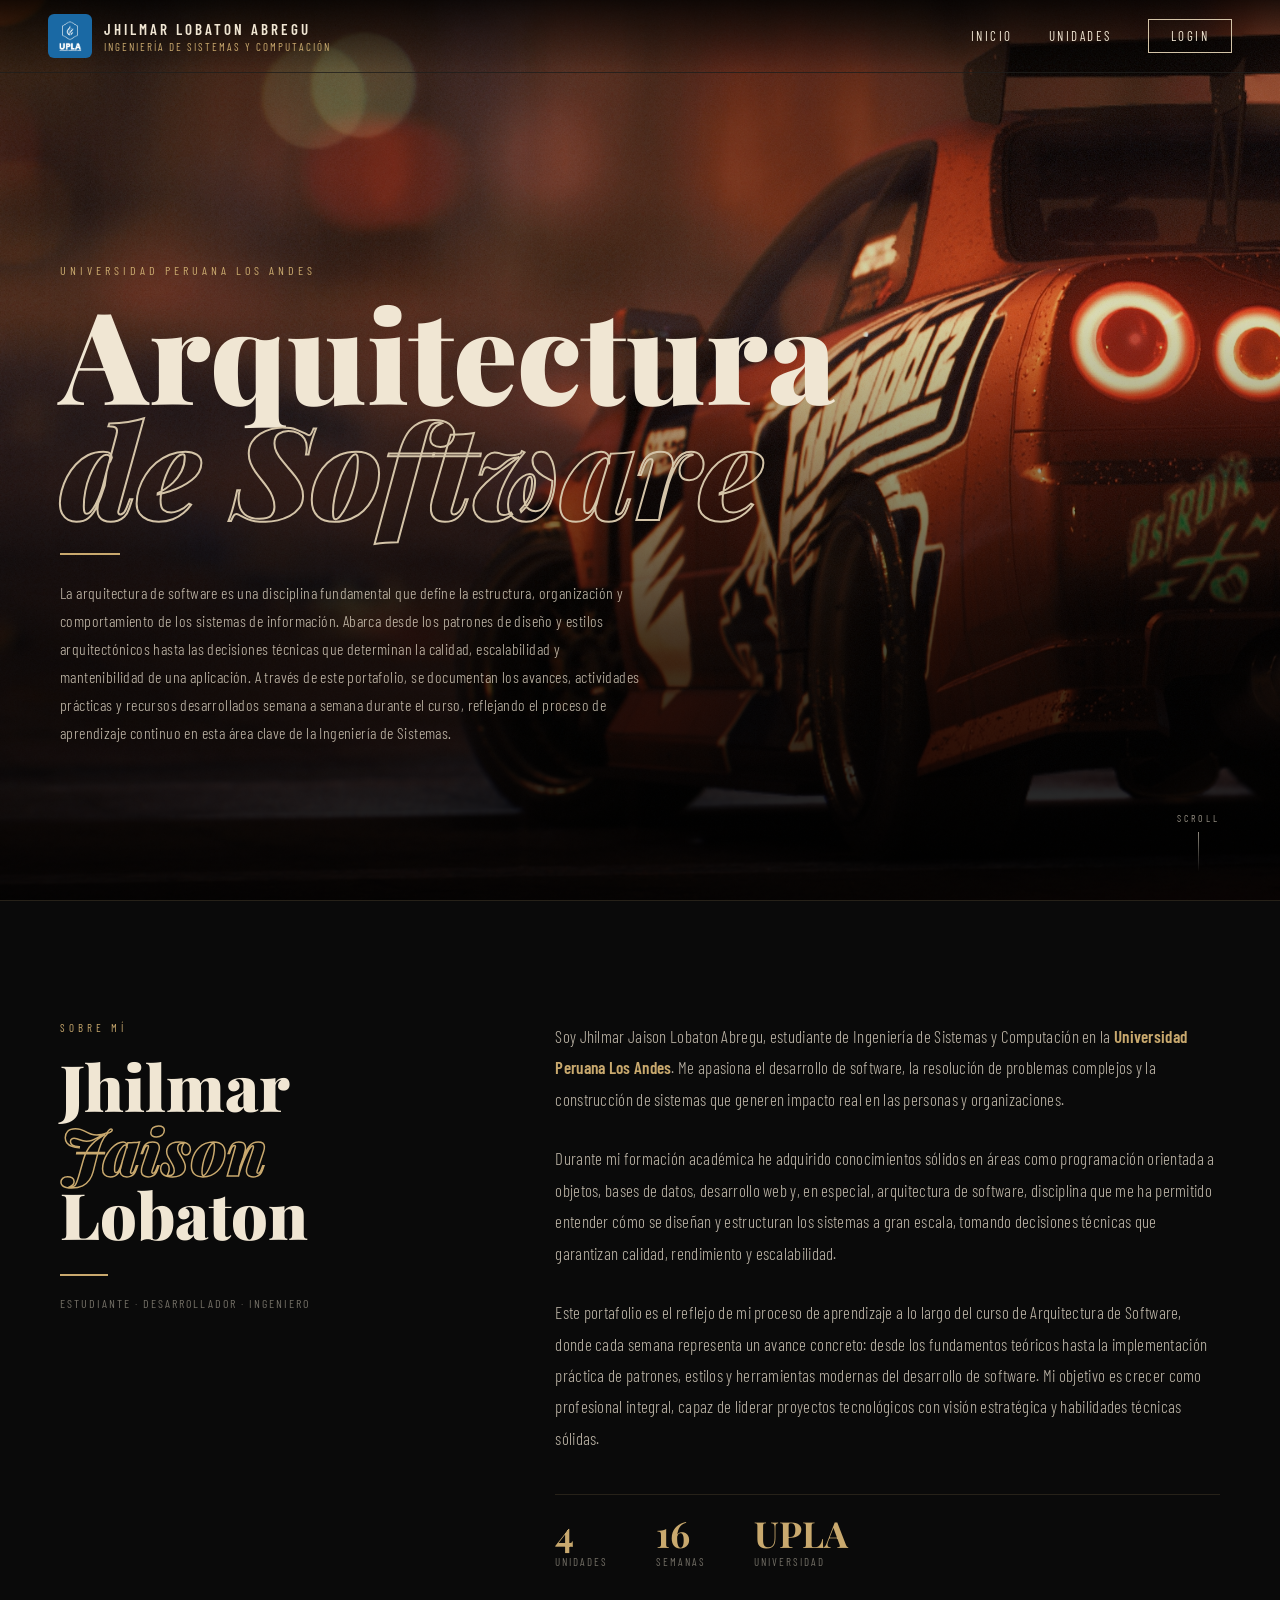
<file: index.html>
<!DOCTYPE html>
<html lang="es">
<head>
    <meta charset="UTF-8">
    <meta name="viewport" content="width=device-width, initial-scale=1.0">
    <title>Mi Portafolio</title>
    <link rel="preconnect" href="https://fonts.googleapis.com">
    <link rel="preconnect" href="https://fonts.gstatic.com" crossorigin>
    <link href="https://fonts.googleapis.com/css2?family=Playfair+Display:ital,wght@0,700;0,900;1,700&family=Barlow+Condensed:wght@300;400;600&display=swap" rel="stylesheet">
    <link rel="stylesheet" href="css/index.css">
</head>
<body>

<header id="header">
    <nav>
        <div class="logo">
            <img src="images/logo.png" alt="Logo UPLA" class="logo-img">
            <div class="logo-texto">
                <span class="logo-nombre">JHILMAR LOBATON ABREGU</span>
                <span class="logo-sub">Ingeniería de Sistemas y Computación</span>
            </div>
        </div>
        <div class="menu">
            <a href="index.html">INICIO</a>
            <a href="semanas.html">UNIDADES</a>
            <a href="login.html" class="btn-login">LOGIN</a>
        </div>
    </nav>
</header>

<!-- HERO: pantalla completa con imagen -->
<section class="hero" id="hero">
    <div class="hero-overlay" id="heroOverlay"></div>

    <div class="hero-content">
        <p class="hero-eyebrow animar">Universidad Peruana Los Andes</p>

        <h1 class="titulo-principal animar">
            <span class="titulo-line">Arquitectura</span>
            <span class="titulo-line titulo-accent">de Software</span>
        </h1>

        <div class="hero-divider animar"></div>

        <p class="descripcion animar">
            La arquitectura de software es una disciplina fundamental que define la estructura, organización
            y comportamiento de los sistemas de información. Abarca desde los patrones de diseño y estilos
            arquitectónicos hasta las decisiones técnicas que determinan la calidad, escalabilidad y
            mantenibilidad de una aplicación. A través de este portafolio, se documentan los avances,
            actividades prácticas y recursos desarrollados semana a semana durante el curso, reflejando
            el proceso de aprendizaje continuo en esta área clave de la Ingeniería de Sistemas.
        </p>

        <div class="hero-bottom animar">
            <div class="autor-bloque">
                <span class="autor-label">Estudiante</span>
                <span class="autor-nombre">Jhilmar Jaison Lobaton Abregu</span>
            </div>
            <a href="semanas.html" class="btn-ver">Ver Semanas →</a>
        </div>
    </div>

    <div class="hero-badge animar">
        <span>2026</span>
        <span>Portafolio</span>
    </div>

    <!-- Indicador de scroll -->
    <div class="scroll-hint" id="scrollHint">
        <span>Scroll</span>
        <div class="scroll-arrow"></div>
    </div>
</section>

<!-- SECCIÓN PRESENTACIÓN PERSONAL -->
<section class="sobre-mi" id="sobreMi">
    <div class="sobre-mi-inner">

        <div class="sobre-mi-left">
            <p class="sm-eyebrow">Sobre mí</p>
            <h2 class="sm-titulo">
                Jhilmar<br>
                <span class="sm-titulo-accent">Jaison</span><br>
                Lobaton
            </h2>
            <div class="sm-linea"></div>
            <p class="sm-tag">Estudiante · Desarrollador · Ingeniero</p>
        </div>

        <div class="sobre-mi-right">
            <p class="sm-parrafo">
                Soy Jhilmar Jaison Lobaton Abregu, estudiante de Ingeniería de Sistemas y Computación
                en la <strong>Universidad Peruana Los Andes</strong>. Me apasiona el desarrollo de software,
                la resolución de problemas complejos y la construcción de sistemas que generen impacto real
                en las personas y organizaciones.
            </p>
            <p class="sm-parrafo">
                Durante mi formación académica he adquirido conocimientos sólidos en áreas como programación
                orientada a objetos, bases de datos, desarrollo web y, en especial, arquitectura de software,
                disciplina que me ha permitido entender cómo se diseñan y estructuran los sistemas a gran escala,
                tomando decisiones técnicas que garantizan calidad, rendimiento y escalabilidad.
            </p>
            <p class="sm-parrafo">
                Este portafolio es el reflejo de mi proceso de aprendizaje a lo largo del curso de Arquitectura
                de Software, donde cada semana representa un avance concreto: desde los fundamentos teóricos
                hasta la implementación práctica de patrones, estilos y herramientas modernas del desarrollo
                de software. Mi objetivo es crecer como profesional integral, capaz de liderar proyectos
                tecnológicos con visión estratégica y habilidades técnicas sólidas.
            </p>

            <div class="sm-datos">
                <div class="sm-dato">
                    <span class="sm-dato-num">4</span>
                    <span class="sm-dato-label">Unidades</span>
                </div>
                <div class="sm-dato">
                    <span class="sm-dato-num">16</span>
                    <span class="sm-dato-label">Semanas</span>
                </div>
                <div class="sm-dato">
                    <span class="sm-dato-num">UPLA</span>
                    <span class="sm-dato-label">Universidad</span>
                </div>
            </div>
        </div>

    </div>
</section>

<script src="js/index.js"></script>
</body>
</html>
</file>
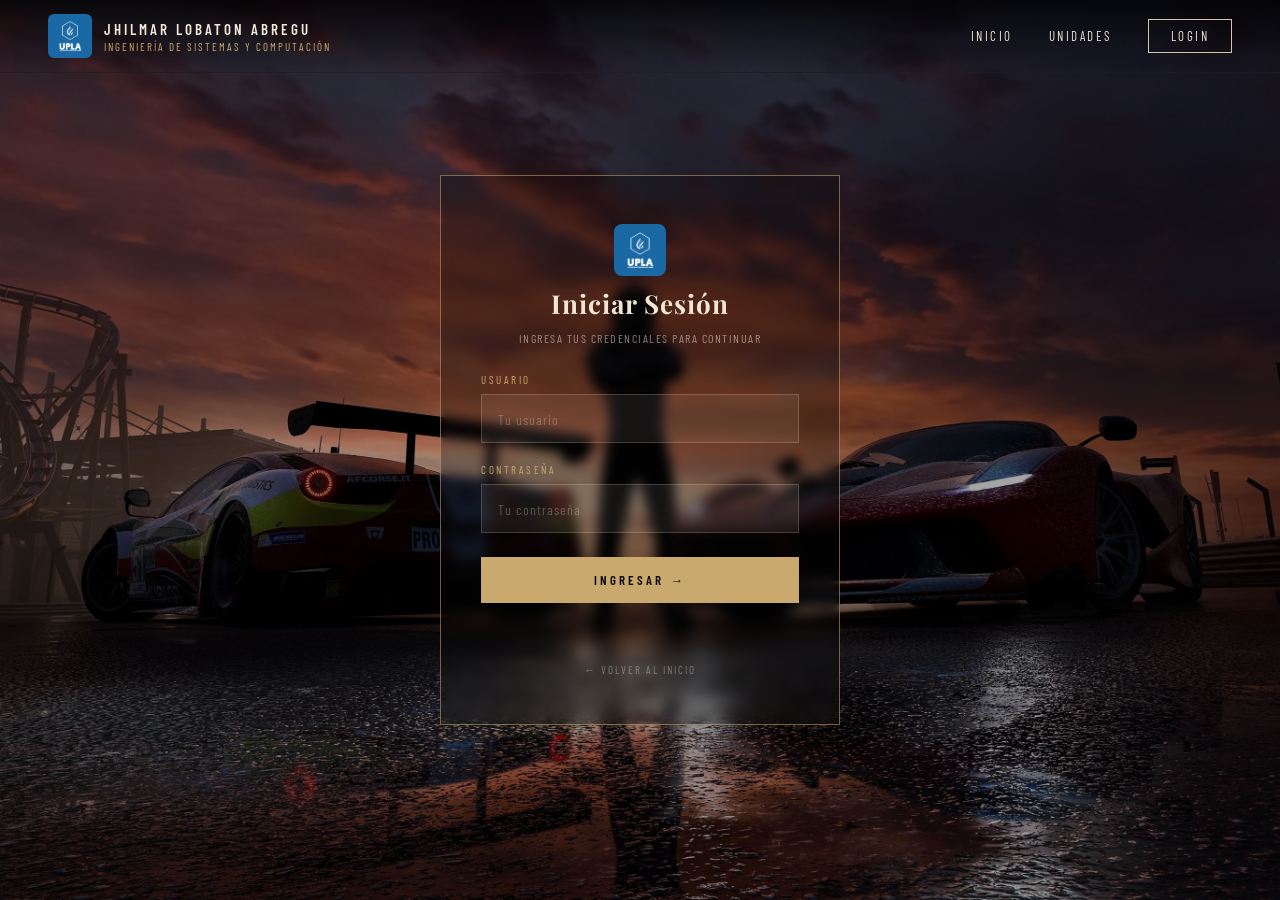
<file: login.html>
<!DOCTYPE html>
<html lang="es">
<head>
    <meta charset="UTF-8">
    <meta name="viewport" content="width=device-width, initial-scale=1.0">
    <title>Login — Portafolio</title>
    <link rel="preconnect" href="https://fonts.googleapis.com">
    <link rel="preconnect" href="https://fonts.gstatic.com" crossorigin>
    <link href="https://fonts.googleapis.com/css2?family=Playfair+Display:ital,wght@0,700;0,900;1,700&family=Barlow+Condensed:wght@300;400;600&display=swap" rel="stylesheet">
    <link rel="stylesheet" href="css/login.css">
</head>
<body>

<header>
    <nav>
        <div class="logo">
            <img src="images/logo.png" alt="Logo UPLA" class="logo-img">
            <div class="logo-texto">
                <span class="logo-nombre">JHILMAR LOBATON ABREGU</span>
                <span class="logo-sub">Ingeniería de Sistemas y Computación</span>
            </div>
        </div>
        <div class="menu">
            <a href="index.html">INICIO</a>
            <a href="semanas.html">UNIDADES</a>
            <a href="login.html" class="btn-login">LOGIN</a>
        </div>
    </nav>
</header>

<section class="login-section">
    <div class="login-overlay"></div>

    <!-- Texto lateral izquierdo -->
    <div class="login-left">
        <p class="login-eyebrow">Acceso Restringido</p>
        <h1 class="login-titulo">
            <span class="titulo-line">Área</span>
            <span class="titulo-line titulo-accent">Admin</span>
        </h1>
        <div class="login-divider"></div>
        <p class="login-desc">
            Solo el administrador del portafolio puede acceder a esta sección para gestionar el contenido de las semanas.
        </p>
    </div>

    <!-- Formulario derecho -->
    <div class="login-box">
        <div class="login-box-header">
            <img src="images/logo.png" alt="UPLA" class="box-logo">
            <h2>Iniciar Sesión</h2>
            <p>Ingresa tus credenciales para continuar</p>
        </div>

        <div class="input-group">
            <label for="usuario">Usuario</label>
            <input type="text" id="usuario" placeholder="Tu usuario">
        </div>

        <div class="input-group">
            <label for="password">Contraseña</label>
            <input type="password" id="password" placeholder="Tu contraseña">
        </div>

        <button onclick="login()">Ingresar →</button>

        <p id="mensaje"></p>

        <a href="index.html" class="volver-link">← Volver al inicio</a>
    </div>
</section>

<script src="js/login.js"></script>
</body>
</html>
</file>
<file: css/index.css>
:root {
    --crema: #f0e6d3;
    --crema-oscuro: #d4c4a8;
    --negro: #0a0a0a;
    --acento: #c9a96e;
    --acento-claro: #e8c98a;
}

* {
    margin: 0;
    padding: 0;
    box-sizing: border-box;
}

body {
    font-family: 'Barlow Condensed', sans-serif;
    background: var(--negro);
    color: var(--crema);
    overflow-x: hidden;
}

/* ── HEADER ── */
header {
    position: fixed;
    top: 0;
    left: 0;
    right: 0;
    z-index: 100;
    padding: 14px 48px;
    display: flex;
    align-items: center;
    background: linear-gradient(to bottom, rgba(0,0,0,0.78) 0%, transparent 100%);
    border-bottom: 1px solid rgba(240, 230, 211, 0.1);
    transition: background 0.4s ease;
}

header.scrolled {
    background: rgba(10, 10, 10, 0.97);
    border-bottom: 1px solid rgba(201, 169, 110, 0.2);
}

nav {
    width: 100%;
    display: flex;
    justify-content: space-between;
    align-items: center;
}

/* LOGO CON IMAGEN */
.logo {
    display: flex;
    align-items: center;
    gap: 12px;
}

.logo-img {
    height: 44px;
    width: 44px;
    object-fit: contain;
    border-radius: 6px;
}

.logo-texto {
    display: flex;
    flex-direction: column;
    gap: 2px;
}

.logo-nombre {
    font-family: 'Barlow Condensed', sans-serif;
    font-weight: 600;
    font-size: 15px;
    letter-spacing: 3px;
    color: var(--crema);
    text-transform: uppercase;
}

.logo-sub {
    font-size: 11px;
    letter-spacing: 2px;
    color: var(--acento);
    text-transform: uppercase;
}

/* MENÚ */
.menu {
    display: flex;
    align-items: center;
    gap: 36px;
}

.menu a {
    color: var(--crema);
    text-decoration: none;
    font-size: 13px;
    font-weight: 400;
    letter-spacing: 2.5px;
    text-transform: uppercase;
    transition: color 0.3s ease;
}

.menu a:hover {
    color: var(--acento);
}

.btn-login {
    border: 1px solid var(--crema-oscuro);
    padding: 8px 22px;
    letter-spacing: 2px;
    transition: all 0.3s ease !important;
}

.btn-login:hover {
    background: var(--crema) !important;
    color: var(--negro) !important;
    border-color: var(--crema);
}

/* ── HERO ── */
.hero {
    position: sticky;
    top: 0;
    width: 100%;
    height: 100vh;
    min-height: 700px;
    background-image: url('../images/need.jpg');
    background-size: cover;
    background-position: center top;
    display: flex;
    align-items: flex-end;
    overflow: hidden;
    z-index: 1;
}

.hero-overlay {
    position: absolute;
    inset: 0;
    background: linear-gradient(
        to bottom,
        rgba(0,0,0,0.3) 0%,
        rgba(0,0,0,0.15) 35%,
        rgba(0,0,0,0.7) 70%,
        rgba(0,0,0,0.92) 100%
    );
    transition: opacity 0.1s linear;
}

.hero-content {
    position: relative;
    z-index: 2;
    padding: 0 60px 70px 60px;
    max-width: 900px;
}

.hero-eyebrow {
    font-size: 12px;
    letter-spacing: 4px;
    text-transform: uppercase;
    color: var(--acento);
    margin-bottom: 18px;
}

.titulo-principal {
    font-family: 'Playfair Display', serif;
    font-weight: 900;
    line-height: 0.9;
    margin-bottom: 28px;
    display: flex;
    flex-direction: column;
}

.titulo-line {
    font-size: clamp(64px, 10vw, 130px);
    color: var(--crema);
    display: block;
}

.titulo-accent {
    color: transparent;
    -webkit-text-stroke: 2px var(--crema-oscuro);
    font-style: italic;
}

.hero-divider {
    width: 60px;
    height: 2px;
    background: var(--acento);
    margin-bottom: 24px;
}

.descripcion {
    font-size: 16px;
    font-weight: 300;
    color: rgba(240, 230, 211, 0.8);
    line-height: 1.75;
    max-width: 580px;
    margin-bottom: 40px;
    letter-spacing: 0.4px;
}

.hero-bottom {
    display: flex;
    align-items: center;
    gap: 40px;
}

.autor-bloque {
    display: flex;
    flex-direction: column;
    gap: 4px;
}

.autor-label {
    font-size: 10px;
    letter-spacing: 3px;
    text-transform: uppercase;
    color: var(--acento);
}

.autor-nombre {
    font-size: 15px;
    letter-spacing: 1px;
    color: var(--crema);
    font-weight: 600;
}

.btn-ver {
    display: inline-block;
    padding: 14px 32px;
    background: var(--acento);
    color: var(--negro);
    text-decoration: none;
    font-size: 12px;
    font-weight: 600;
    letter-spacing: 3px;
    text-transform: uppercase;
    transition: all 0.3s ease;
}

.btn-ver:hover {
    background: var(--acento-claro);
    transform: translateX(4px);
}

/* BADGE */
.hero-badge {
    position: absolute;
    top: 120px;
    right: 60px;
    z-index: 2;
    display: flex;
    flex-direction: column;
    align-items: center;
    gap: 4px;
    border: 1px solid rgba(240, 230, 211, 0.25);
    padding: 16px 20px;
    backdrop-filter: blur(4px);
    background: rgba(0,0,0,0.2);
}

.hero-badge span {
    font-size: 11px;
    letter-spacing: 3px;
    text-transform: uppercase;
    color: var(--crema-oscuro);
}

.hero-badge span:first-child {
    font-family: 'Playfair Display', serif;
    font-size: 28px;
    font-weight: 700;
    color: var(--acento);
    letter-spacing: 0;
}

/* SCROLL HINT */
.scroll-hint {
    position: absolute;
    bottom: 28px;
    right: 60px;
    z-index: 2;
    display: flex;
    flex-direction: column;
    align-items: center;
    gap: 8px;
    opacity: 0.6;
    animation: pulseScroll 2s ease-in-out infinite;
}

.scroll-hint span {
    font-size: 10px;
    letter-spacing: 3px;
    text-transform: uppercase;
    color: var(--crema);
}

.scroll-arrow {
    width: 1px;
    height: 40px;
    background: linear-gradient(to bottom, var(--crema), transparent);
    animation: arrowDrop 2s ease-in-out infinite;
}

@keyframes pulseScroll {
    0%, 100% { opacity: 0.6; }
    50% { opacity: 1; }
}

@keyframes arrowDrop {
    0% { transform: scaleY(0); transform-origin: top; }
    50% { transform: scaleY(1); transform-origin: top; }
    51% { transform: scaleY(1); transform-origin: bottom; }
    100% { transform: scaleY(0); transform-origin: bottom; }
}

/* ── SECCIÓN SOBRE MÍ ── */
.sobre-mi {
    position: relative;
    z-index: 2;
    background: var(--negro);
    padding: 120px 60px;
    border-top: 1px solid rgba(201, 169, 110, 0.15);
}

.sobre-mi-inner {
    max-width: 1200px;
    margin: 0 auto;
    display: grid;
    grid-template-columns: 1fr 1.6fr;
    gap: 80px;
    align-items: start;
}

/* IZQUIERDA */
.sobre-mi-left {
    position: sticky;
    top: 120px;
}

.sm-eyebrow {
    font-size: 11px;
    letter-spacing: 4px;
    text-transform: uppercase;
    color: var(--acento);
    margin-bottom: 20px;
}

.sm-titulo {
    font-family: 'Playfair Display', serif;
    font-size: clamp(42px, 5vw, 68px);
    font-weight: 900;
    line-height: 1;
    color: var(--crema);
    margin-bottom: 28px;
}

.sm-titulo-accent {
    color: transparent;
    -webkit-text-stroke: 1.5px var(--acento);
    font-style: italic;
}

.sm-linea {
    width: 48px;
    height: 2px;
    background: var(--acento);
    margin-bottom: 20px;
}

.sm-tag {
    font-size: 12px;
    letter-spacing: 2px;
    text-transform: uppercase;
    color: rgba(240, 230, 211, 0.45);
}

/* DERECHA */
.sobre-mi-right {
    display: flex;
    flex-direction: column;
    gap: 28px;
}

.sm-parrafo {
    font-size: 17px;
    font-weight: 300;
    color: rgba(240, 230, 211, 0.78);
    line-height: 1.85;
    letter-spacing: 0.3px;
}

.sm-parrafo strong {
    color: var(--acento);
    font-weight: 600;
}

/* DATOS */
.sm-datos {
    display: flex;
    gap: 48px;
    padding-top: 20px;
    border-top: 1px solid rgba(201, 169, 110, 0.15);
    margin-top: 12px;
}

.sm-dato {
    display: flex;
    flex-direction: column;
    gap: 4px;
}

.sm-dato-num {
    font-family: 'Playfair Display', serif;
    font-size: 36px;
    font-weight: 700;
    color: var(--acento);
    line-height: 1;
}

.sm-dato-label {
    font-size: 11px;
    letter-spacing: 2px;
    text-transform: uppercase;
    color: rgba(240, 230, 211, 0.45);
}

/* ── ANIMACIONES ── */
.animar {
    opacity: 0;
    transform: translateY(30px);
    transition: opacity 0.9s ease, transform 0.9s ease;
}

.animar.visible {
    opacity: 1;
    transform: translateY(0);
}
/* ══════════════════════════════
   RESPONSIVO
══════════════════════════════ */

/* Tablet (hasta 1024px) */
@media (max-width: 1024px) {
    header {
        padding: 14px 28px;
    }

    .hero-content {
        padding: 0 40px 60px 40px;
    }

    .hero-badge {
        right: 28px;
        top: 100px;
    }

    .scroll-hint {
        right: 28px;
    }

    .sobre-mi {
        padding: 100px 40px;
    }

    .sobre-mi-inner {
        gap: 50px;
    }
}

/* Tablet pequeña (hasta 768px) */
@media (max-width: 768px) {
    /* Header */
    header {
        padding: 12px 20px;
    }

    .logo-nombre {
        font-size: 12px;
        letter-spacing: 2px;
    }

    .logo-sub {
        font-size: 10px;
    }

    .logo-img {
        height: 36px;
        width: 36px;
    }

    .menu {
        gap: 18px;
    }

    .menu a {
        font-size: 11px;
        letter-spacing: 1.5px;
    }

    .btn-login {
        padding: 6px 14px;
    }

    /* Hero */
    .hero-content {
        padding: 0 24px 50px 24px;
        max-width: 100%;
    }

    .titulo-line {
        font-size: clamp(48px, 12vw, 80px);
    }

    .descripcion {
        font-size: 15px;
        max-width: 100%;
    }

    .hero-badge {
        display: none;
    }

    .hero-bottom {
        flex-direction: column;
        align-items: flex-start;
        gap: 20px;
    }

    /* Sobre mí */
    .sobre-mi {
        padding: 80px 24px;
    }

    .sobre-mi-inner {
        grid-template-columns: 1fr;
        gap: 48px;
    }

    .sobre-mi-left {
        position: static;
    }

    .sm-titulo {
        font-size: clamp(36px, 8vw, 52px);
    }

    .sm-datos {
        gap: 28px;
        flex-wrap: wrap;
    }
}

/* Móvil (hasta 480px) */
@media (max-width: 480px) {
    /* Header: ocultar texto logo si no cabe */
    .logo-sub {
        display: none;
    }

    .logo-nombre {
        font-size: 11px;
        letter-spacing: 1.5px;
    }

    .menu {
        gap: 12px;
    }

    .menu a:not(.btn-login) {
        display: none;
    }

    /* Solo mostrar Semanas y Login en móvil */
    .menu a[href="semanas.html"],
    .menu a[href="login.html"] {
        display: inline-block;
    }

    /* Hero */
    .hero-content {
        padding: 0 18px 40px 18px;
    }

    .titulo-line {
        font-size: clamp(42px, 14vw, 64px);
    }

    .hero-eyebrow {
        font-size: 10px;
        letter-spacing: 3px;
    }

    .descripcion {
        font-size: 14px;
        line-height: 1.65;
    }

    .btn-ver {
        padding: 12px 24px;
        font-size: 11px;
    }

    .scroll-hint {
        display: none;
    }

    /* Sobre mí */
    .sobre-mi {
        padding: 60px 18px;
    }

    .sm-parrafo {
        font-size: 15px;
    }

    .sm-datos {
        gap: 20px;
    }

    .sm-dato-num {
        font-size: 28px;
    }
}
</file>
<file: css/login.css>
:root {
    --crema: #f0e6d3;
    --crema-oscuro: #d4c4a8;
    --negro: #0a0a0a;
    --acento: #c9a96e;
    --acento-claro: #e8c98a;
}

* {
    margin: 0;
    padding: 0;
    box-sizing: border-box;
}

body {
    font-family: 'Barlow Condensed', sans-serif;
    background: var(--negro);
    color: var(--crema);
    overflow-x: hidden;
}

/* ── HEADER ── */
header {
    position: fixed;
    top: 0;
    left: 0;
    right: 0;
    z-index: 100;
    padding: 14px 48px;
    background: linear-gradient(to bottom, rgba(0,0,0,0.78) 0%, transparent 100%);
    border-bottom: 1px solid rgba(240, 230, 211, 0.1);
}

nav {
    display: flex;
    justify-content: space-between;
    align-items: center;
}

.logo {
    display: flex;
    align-items: center;
    gap: 12px;
}

.logo-img {
    height: 44px;
    width: 44px;
    object-fit: contain;
    border-radius: 6px;
}

.logo-texto {
    display: flex;
    flex-direction: column;
    gap: 2px;
}

.logo-nombre {
    font-family: 'Barlow Condensed', sans-serif;
    font-weight: 600;
    font-size: 15px;
    letter-spacing: 3px;
    color: var(--crema);
    text-transform: uppercase;
}

.logo-sub {
    font-size: 11px;
    letter-spacing: 2px;
    color: var(--acento);
    text-transform: uppercase;
}

.menu {
    display: flex;
    align-items: center;
    gap: 36px;
}

.menu a {
    color: var(--crema);
    text-decoration: none;
    font-size: 13px;
    font-weight: 400;
    letter-spacing: 2.5px;
    text-transform: uppercase;
    transition: color 0.3s ease;
}

.menu a:hover {
    color: var(--acento);
}

.btn-login {
    border: 1px solid var(--crema-oscuro);
    padding: 8px 22px;
    letter-spacing: 2px;
    transition: all 0.3s ease !important;
}

.btn-login:hover {
    background: var(--crema) !important;
    color: var(--negro) !important;
}

/* ── LOGIN SECTION ── */
.login-section {
    position: relative;
    width: 100%;
    height: 100vh;
    min-height: 700px;
    background-image: url('../images/forza1.jpg');
    background-size: cover;
    background-position: center;
    display: flex;
    align-items: center;
    justify-content: center;
    padding: 0 60px;
}

.login-overlay {
    position: absolute;
    inset: 0;
    background: rgba(0, 0, 0, 0.35);
}

/* Ocultar lado izquierdo */
.login-left {
    display: none;
}

/* ── FORMULARIO ── */
.login-box {
    position: relative;
    z-index: 2;
    background: rgba(10, 10, 10, 0.28);
    border: 1px solid rgba(201, 169, 110, 0.55);
    backdrop-filter: blur(6px);
    padding: 48px 40px;
    width: 100%;
    max-width: 400px;
    display: flex;
    flex-direction: column;
    gap: 20px;
}

.login-box-header {
    display: flex;
    flex-direction: column;
    align-items: center;
    gap: 10px;
    margin-bottom: 8px;
}

.box-logo {
    height: 52px;
    width: 52px;
    object-fit: contain;
    border-radius: 8px;
}

.login-box-header h2 {
    font-family: 'Playfair Display', serif;
    font-size: 26px;
    font-weight: 700;
    color: var(--crema);
    letter-spacing: 1px;
}

.login-box-header p {
    font-size: 12px;
    letter-spacing: 1.5px;
    color: rgba(240, 230, 211, 0.55);
    text-transform: uppercase;
    text-align: center;
}

/* INPUTS */
.input-group {
    display: flex;
    flex-direction: column;
    gap: 8px;
}

.input-group label {
    font-size: 11px;
    letter-spacing: 2.5px;
    text-transform: uppercase;
    color: var(--acento);
}

.input-group input {
    background: rgba(240, 230, 211, 0.08);
    border: 1px solid rgba(240, 230, 211, 0.2);
    color: var(--crema);
    padding: 14px 16px;
    font-family: 'Barlow Condensed', sans-serif;
    font-size: 16px;
    letter-spacing: 1px;
    outline: none;
    transition: border-color 0.3s ease, background 0.3s ease;
    width: 100%;
}

.input-group input::placeholder {
    color: rgba(240, 230, 211, 0.30);
    font-size: 14px;
}

.input-group input:focus {
    border-color: var(--acento);
    background: rgba(201, 169, 110, 0.10);
}

/* BOTÓN */
.login-box button {
    width: 100%;
    padding: 15px;
    background: var(--acento);
    color: var(--negro);
    border: none;
    font-family: 'Barlow Condensed', sans-serif;
    font-size: 13px;
    font-weight: 600;
    letter-spacing: 3px;
    text-transform: uppercase;
    cursor: pointer;
    transition: all 0.3s ease;
    margin-top: 4px;
}

.login-box button:hover {
    background: var(--acento-claro);
    transform: translateY(-2px);
}

/* MENSAJE */
#mensaje {
    text-align: center;
    font-size: 13px;
    letter-spacing: 1px;
    min-height: 20px;
}

/* VOLVER */
.volver-link {
    text-align: center;
    font-size: 11px;
    letter-spacing: 2px;
    text-transform: uppercase;
    color: rgba(240, 230, 211, 0.40);
    text-decoration: none;
    transition: color 0.3s ease;
}

.volver-link:hover {
    color: var(--acento);
}

/* ── RESPONSIVO ── */
@media (max-width: 768px) {
    header {
        padding: 12px 24px;
    }

    .login-section {
        padding: 0 24px;
    }

    .login-box {
        max-width: 100%;
        padding: 36px 24px;
    }
}

@media (max-width: 480px) {
    header {
        padding: 12px 16px;
    }

    .logo-sub {
        display: none;
    }

    .menu {
        gap: 12px;
    }

    .menu a:not(.btn-login) {
        display: none;
    }

    .menu a[href="index.html"],
    .menu a[href="login.html"] {
        display: inline-block;
    }

    .login-box {
        padding: 32px 18px;
    }

    .login-box-header h2 {
        font-size: 22px;
    }
}
</file>
